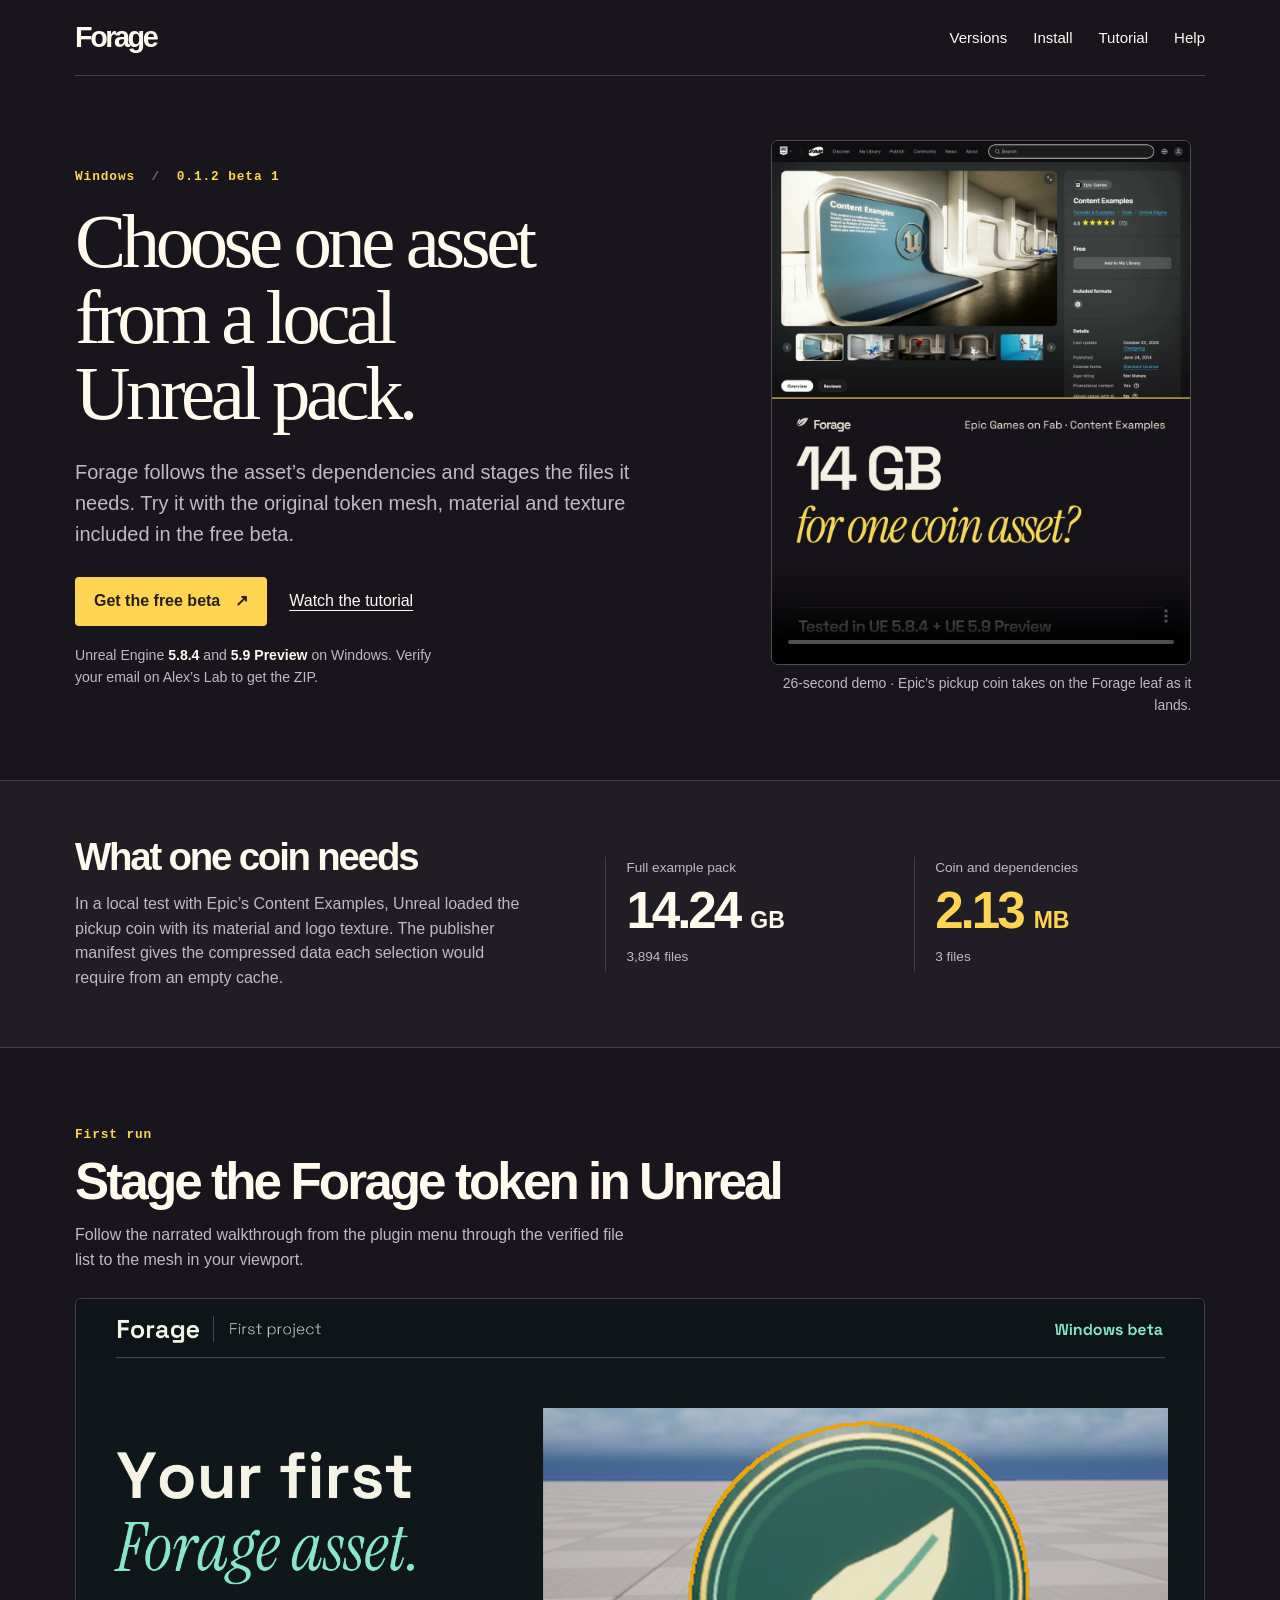
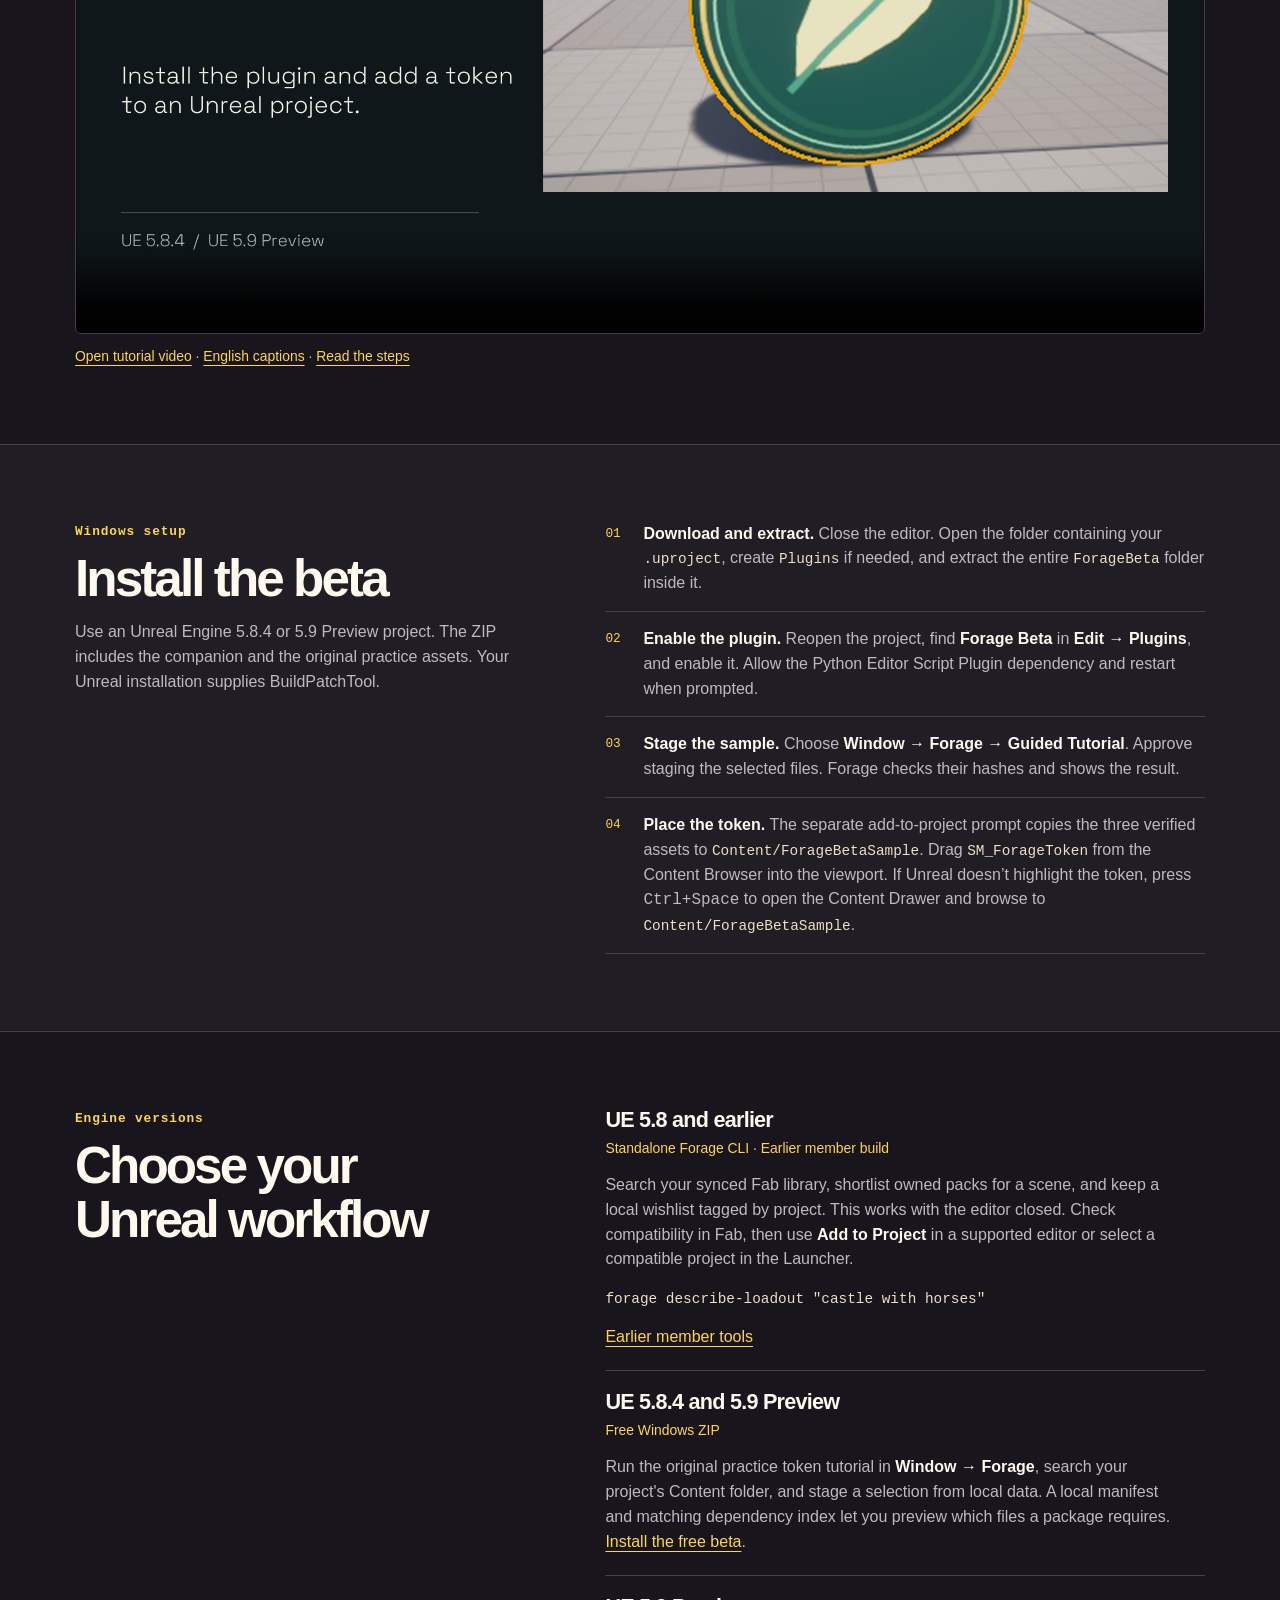
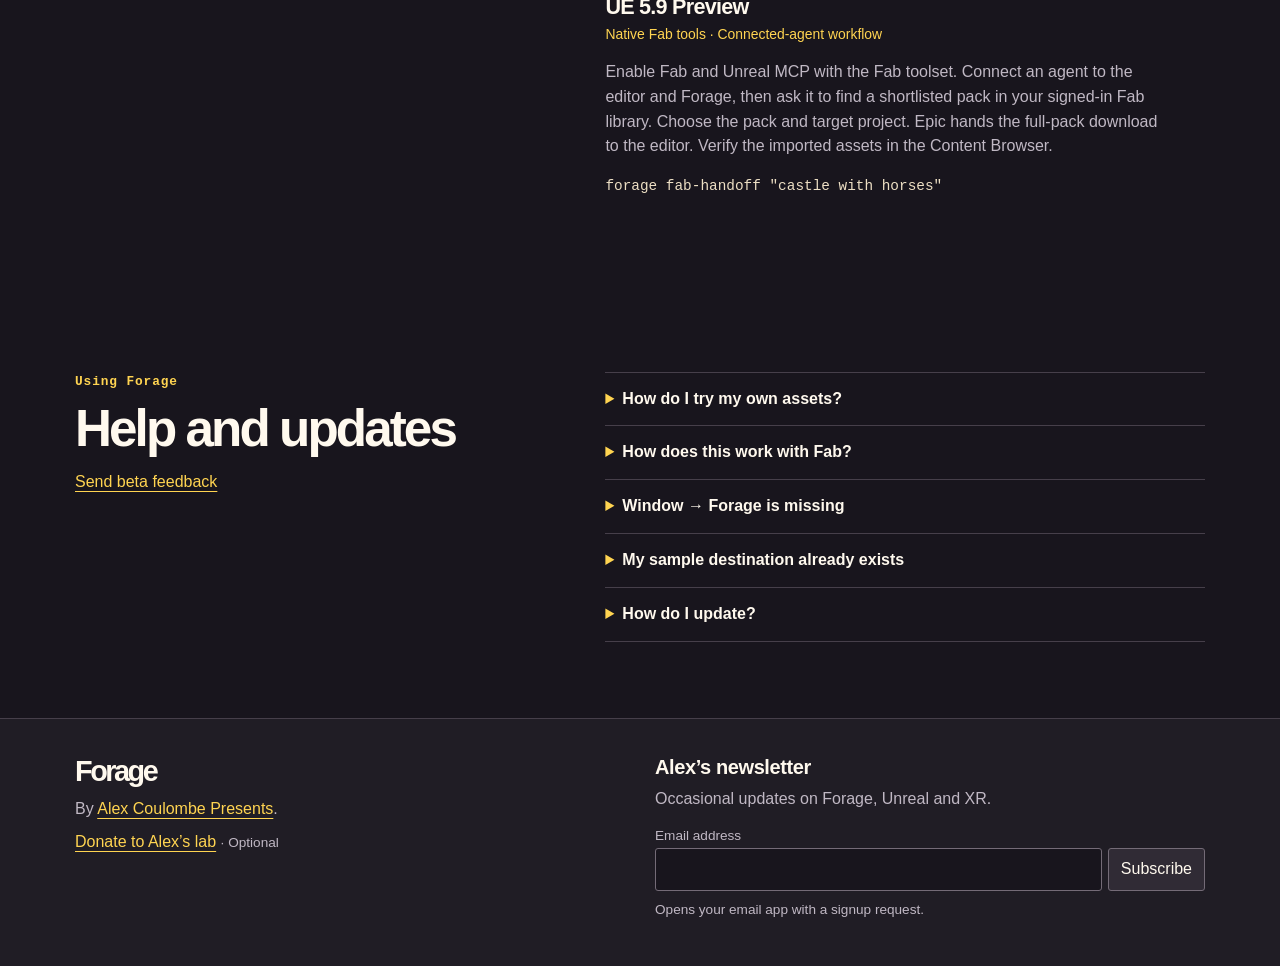
<file: index.html>
<!doctype html>
<html lang="en">
  <head>
    <meta charset="utf-8" />
    <meta name="viewport" content="width=device-width,initial-scale=1" />
    <title>Forage · Free Unreal Engine beta for Windows</title>
    <meta
      name="description"
      content="Stage a local Unreal asset with its dependencies. Try the original Forage token in Unreal Engine 5.8.4 or 5.9 Preview on Windows."
    />
    <meta property="og:title" content="Forage · Free Unreal Engine beta" />
    <meta
      property="og:description"
      content="One mesh, its material and its texture. Try the guided selection in your own Unreal project."
    />
    <meta property="og:image" content="https://ibrews.github.io/forage-site/forage-coin-cover.jpg" />
    <meta property="og:image:alt" content="Forage demo cover: one coin from Epic’s Content Examples" />
    <meta property="og:image:width" content="1080" />
    <meta property="og:image:height" content="1350" />
    <meta property="og:url" content="https://ibrews.github.io/forage-site/" />
    <meta property="og:type" content="website" />
    <meta name="twitter:card" content="summary_large_image" />
    <meta name="twitter:title" content="Forage · Free Unreal Engine beta" />
    <meta name="twitter:description" content="Pick a local Unreal asset. See which files it needs." />
    <meta name="twitter:image" content="https://ibrews.github.io/forage-site/forage-coin-cover.jpg" />
    <link rel="canonical" href="https://ibrews.github.io/forage-site/" />
    <link rel="stylesheet" href="styles.css" />
  </head>
  <body>
    <a class="skip" href="#main">Skip to content</a>
    <header class="mast wrap">
      <a class="wordmark" href="#main">Forage</a>
      <nav aria-label="Main navigation">
        <a href="#versions">Versions</a><a href="#install">Install</a><a href="#tutorial">Tutorial</a
        ><a href="#help">Help</a>
      </nav>
    </header>
    <main id="main">
      <section id="features" class="hero wrap" aria-labelledby="hero-title">
        <div class="hero-copy">
          <p class="release">Windows <span aria-hidden="true">/</span> 0.1.2 beta 1</p>
          <h1 id="hero-title">Choose one asset from a local Unreal pack.</h1>
          <p class="standfirst">
            Forage follows the asset’s dependencies and stages the files it needs. Try it with the original
            token mesh, material and texture included in the free beta.
          </p>
          <div class="actions" id="access">
            <a
              class="button primary"
              id="download"
              href="https://www.alexcoulombepresents.com/lab/forage#download"
              >Get the free beta <span aria-hidden="true">↗</span></a
            ><a class="text-link" href="#tutorial">Watch the tutorial</a>
          </div>
          <p class="platforms">
            Unreal Engine <strong>5.8.4</strong> and <strong>5.9 Preview</strong> on Windows. Verify your
            email on Alex’s Lab to get the ZIP.
          </p>
        </div>
        <figure class="promo">
          <video
            controls
            playsinline
            preload="metadata"
            width="1080"
            height="1350"
            poster="forage-coin-cover.jpg"
            aria-label="Forage demonstration with the pickup coin from Content Examples"
            aria-describedby="promo-caption"
          >
            <source src="forage-coin-demo.mp4" type="video/mp4" />
            <a href="forage-coin-demo.mp4">Open the coin demo MP4</a>
          </video>
          <figcaption id="promo-caption">26-second demo · Epic’s pickup coin takes on the Forage leaf as it lands.</figcaption>
        </figure>
      </section>

      <section class="band proof" aria-labelledby="proof-title">
        <div class="wrap split">
          <div>
            <h2 id="proof-title">What one coin needs</h2>
            <p>
              In a local test with Epic’s Content Examples, Unreal loaded the pickup coin with its material
              and logo texture. The publisher manifest gives the compressed data each selection would require
              from an empty cache.
            </p>
          </div>
          <dl class="comparison">
            <div>
              <dt>Full example pack</dt>
              <dd>14.24 <small>GB</small><span class="unit">3,894 files</span></dd>
            </div>
            <div>
              <dt>Coin and dependencies</dt>
              <dd>2.13 <small>MB</small><span class="unit">3 files</span></dd>
            </div>
          </dl>
        </div>
      </section>

      <section id="tutorial" class="wrap section tutorial" aria-labelledby="tutorial-title">
        <div class="section-head">
          <p class="eyebrow">First run</p>
          <h2 id="tutorial-title">Stage the Forage token in Unreal</h2>
          <p>
            Follow the narrated walkthrough from the plugin menu through the verified file list to the mesh in
            your viewport.
          </p>
        </div>
        <figure>
          <video
            controls
            playsinline
            preload="metadata"
            width="1920"
            height="1080"
            poster="forage-beta-tutorial-poster.jpg"
            aria-label="Forage beta first-run tutorial"
            aria-describedby="tutorial-caption"
          >
            <source src="forage-beta-tutorial.mp4" type="video/mp4" />
            <track kind="captions" srclang="en" label="English" src="forage-beta-tutorial.vtt" default />
            <a href="forage-beta-tutorial.mp4">Open the tutorial MP4</a>
          </video>
          <figcaption id="tutorial-caption">
            <a href="forage-beta-tutorial.mp4">Open tutorial video</a><span aria-hidden="true"> · </span
            ><a href="forage-beta-tutorial.vtt">English captions</a><span aria-hidden="true"> · </span
            ><a href="#install">Read the steps</a>
          </figcaption>
        </figure>
      </section>

      <section class="band" id="install">
        <div class="wrap section split install">
          <div>
            <p class="eyebrow">Windows setup</p>
            <h2>Install the beta</h2>
            <p>
              Use an Unreal Engine 5.8.4 or 5.9 Preview project. The ZIP includes the companion and the
              original practice assets. Your Unreal installation supplies BuildPatchTool.
            </p>
          </div>
          <ol class="steps" id="transcript">
            <li>
              <strong>Download and extract.</strong> Close the editor. Open the folder containing your
              <code>.uproject</code>, create <code>Plugins</code> if needed, and extract the entire
              <code>ForageBeta</code> folder inside it.
            </li>
            <li>
              <strong>Enable the plugin.</strong> Reopen the project, find <strong>Forage Beta</strong> in
              <strong>Edit → Plugins</strong>, and enable it. Allow the Python Editor Script Plugin dependency
              and restart when prompted.
            </li>
            <li>
              <strong>Stage the sample.</strong> Choose <strong>Window → Forage → Guided Tutorial</strong>.
              Approve staging the selected files. Forage checks their hashes and shows the result.
            </li>
            <li>
              <strong>Place the token.</strong> The separate add-to-project prompt copies the three verified
              assets to <code>Content/ForageBetaSample</code>. Drag <code>SM_ForageToken</code> from the
              Content Browser into the viewport. If Unreal doesn’t highlight the token, press
              <kbd>Ctrl+Space</kbd> to open the Content Drawer and browse to
              <code>Content/ForageBetaSample</code>.
            </li>
          </ol>
        </div>
      </section>

      <section class="wrap section split" id="versions" aria-labelledby="versions-title">
        <div>
          <p class="eyebrow">Engine versions</p>
          <h2 id="versions-title">Choose your Unreal workflow</h2>
        </div>
        <div class="engine-workflows">
          <article>
            <h3>UE 5.8 and earlier</h3>
            <p class="channel">Standalone Forage CLI · Earlier member build</p>
            <p>
              Search your synced Fab library, shortlist owned packs for a scene, and keep a local wishlist
              tagged by project. This works with the editor closed. Check compatibility in Fab, then use
              <strong>Add to Project</strong> in a supported editor or select a compatible project in the
              Launcher.
            </p>
            <p><code>forage describe-loadout "castle with horses"</code></p>
            <p><a href="https://www.alexcoulombepresents.com/members/tools">Earlier member tools</a></p>
          </article>
          <article>
            <h3>UE 5.8.4 and 5.9 Preview</h3>
            <p class="channel">Free Windows ZIP</p>
            <p>
              Run the original practice token tutorial in <strong>Window → Forage</strong>, search your
              project's Content folder, and stage a selection from local data. A local manifest and matching
              dependency index let you preview which files a package requires.
              <a href="#install">Install the free beta</a>.
            </p>
          </article>
          <article>
            <h3>UE 5.9 Preview</h3>
            <p class="channel">Native Fab tools · Connected-agent workflow</p>
            <p>
              Enable Fab and Unreal MCP with the Fab toolset. Connect an agent to the editor and Forage, then
              ask it to find a shortlisted pack in your signed-in Fab library. Choose the pack and target
              project. Epic hands the full-pack download to the editor. Verify the imported assets in the
              Content Browser.
            </p>
            <p><code>forage fab-handoff "castle with horses"</code></p>
          </article>
        </div>
      </section>

      <section class="wrap section split" id="help">
        <div>
          <p class="eyebrow">Using Forage</p>
          <h2>Help and updates</h2>
          <p><a href="https://www.alexcoulombepresents.com/lab/forage#feedback">Send beta feedback</a></p>
        </div>
        <div class="questions">
          <details>
            <summary>How do I try my own assets?</summary>
            <p>
              Choose <strong>Window → Forage → Open Dashboard → Your project</strong>. Check the path to your
              <code>.uproject</code>, type part of an asset name and choose <strong>Search project</strong>.
              The result includes a <code>/Game</code> path for the Content Browser. To preview a local
              BuildPatch JSON manifest, open <strong>Preview a package from a local manifest</strong> and
              supply its path. Supply the matching dependency index to include referenced packages. Forage
              reports when coverage is incomplete.
            </p>
          </details>
          <details>
            <summary>How does this work with Fab?</summary>
            <p>
              Selective staging uses local pack data. For a new Fab download, sign into Fab in Unreal and use
              its normal <strong>Add to Project</strong> flow on a compatible owned pack. Fab downloads the
              full pack. The included Forage practice pack works offline without an Epic account.
            </p>
          </details>
          <details>
            <summary>Window → Forage is missing</summary>
            <p>
              Check for <code>YourProject/Plugins/ForageBeta/ForageBeta.uplugin</code>. A second nested
              <code>ForageBeta</code> folder prevents discovery. Enable <strong>Forage Beta</strong> and
              <strong>Python Editor Script Plugin</strong>, then restart Unreal. Use a clean test project if
              you have an older Forage plugin installed.
            </p>
          </details>
          <details>
            <summary>My sample destination already exists</summary>
            <p>
              Forage preserves conflicting files. Open a clean test project or back up and move the existing
              <code>Content/ForageBetaSample</code> folder before retrying. Dashboard staging writes to
              <code>Saved/ForageBeta</code> inside an open project; the native tutorial asks separately before
              adding files to Content.
            </p>
          </details>
          <details id="updates">
            <summary>How do I update?</summary>
            <p>
              Use <strong>Window → Forage → Check for Updates</strong> or the dashboard footer. You can opt
              into checks when Forage opens. Review the
              <a href="https://www.alexcoulombepresents.com/lab/forage#updates">beta release notes</a>, close
              Unreal, then replace the plugin folder using the new ZIP from the
              <a href="https://www.alexcoulombepresents.com/lab/forage#download">verified download page</a>.
            </p>
          </details>
        </div>
      </section>
    </main>
    <footer class="band">
      <div class="wrap foot">
        <div>
          <a class="wordmark" href="#main">Forage</a>
          <p>By <a href="https://www.alexcoulombepresents.com">Alex Coulombe Presents</a>.</p>
          <p>
            <a href="https://www.alexcoulombepresents.com/support">Donate to Alex’s lab</a>
            <span class="muted">· Optional</span>
          </p>
        </div>
        <div id="newsletter">
          <h2>Alex’s newsletter</h2>
          <p>Occasional updates on Forage, Unreal and XR.</p>
          <form
            class="signup"
            action="mailto:info@alexcoulombepresents.com"
            method="post"
            enctype="text/plain"
            data-list="newsletter"
            data-mailto="info@alexcoulombepresents.com"
            data-subject="ibrews newsletter — sign me up"
          >
            <label for="newsletter-email">Email address</label>
            <div class="signup-row">
              <input id="newsletter-email" type="email" name="email" required autocomplete="email" /><button
                type="submit"
              >
                Subscribe
              </button>
            </div>
          </form>
          <p class="helper" data-role="note">Opens your email app with a signup request.</p>
        </div>
      </div>
    </footer>
    <script src="app.js"></script>
  </body>
</html>
</file>
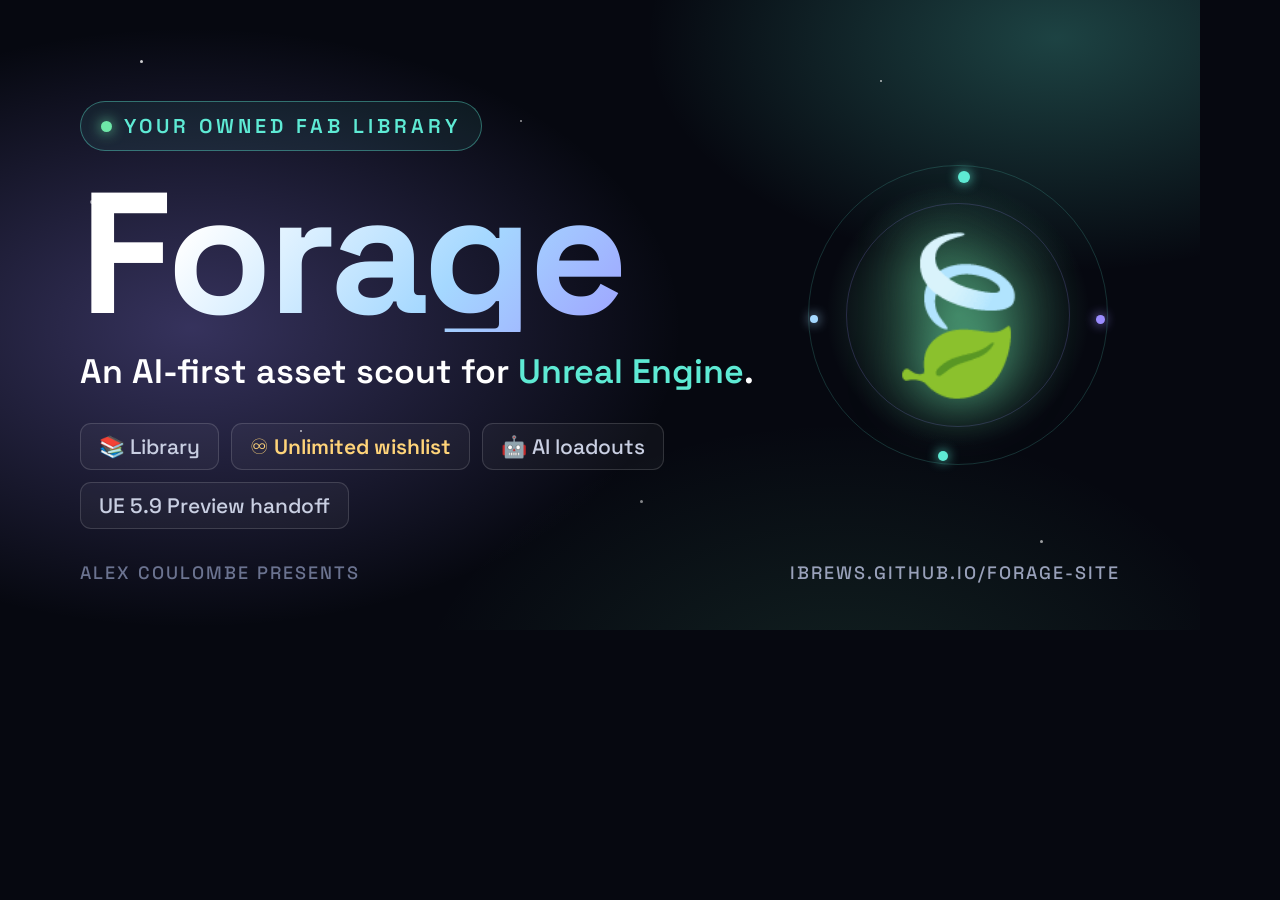
<file: social.html>
<!DOCTYPE html>
<html lang="en">
<head>
<meta charset="UTF-8" />
<link rel="preconnect" href="https://fonts.googleapis.com" />
<link rel="preconnect" href="https://fonts.gstatic.com" crossorigin />
<link href="https://fonts.googleapis.com/css2?family=Space+Grotesk:wght@400;500;600;700&display=swap" rel="stylesheet" />
<style>
  * { margin: 0; padding: 0; box-sizing: border-box; }
  html, body { width: 1200px; height: 630px; overflow: hidden; }
  body {
    font-family: "Space Grotesk", system-ui, sans-serif;
    background: #060810;
    color: #eef1f8;
    position: relative;
  }
  .bg {
    position: absolute; inset: 0;
    background:
      radial-gradient(60% 70% at 16% 52%, rgba(155,140,255,0.32), transparent 68%),
      radial-gradient(55% 60% at 88% 6%,  rgba(94,234,212,0.26), transparent 62%),
      radial-gradient(60% 80% at 70% 115%, rgba(110,231,168,0.12), transparent 60%);
  }
  /* scattered stars */
  .star { position: absolute; border-radius: 50%; background: #fff; }
  .content {
    position: absolute; inset: 0;
    display: flex; align-items: center; justify-content: space-between;
    padding: 72px 80px;
  }
  .left { max-width: 720px; }
  .tag {
    display: inline-flex; align-items: center; gap: 12px;
    font-size: 20px; font-weight: 600; letter-spacing: 4px; text-transform: uppercase;
    color: #5eead4;
    border: 1px solid rgba(94,234,212,0.4);
    background: rgba(94,234,212,0.07);
    padding: 11px 20px; border-radius: 100px;
  }
  .tag .dot { width: 11px; height: 11px; border-radius: 50%; background: #6ee7a8; box-shadow: 0 0 14px #6ee7a8; }
  .title {
    font-size: 172px; font-weight: 700; line-height: 0.9; letter-spacing: -4px;
    margin: 26px 0 0;
    background: linear-gradient(130deg, #fff 18%, #a5d8ff 55%, #9b8cff 92%);
    -webkit-background-clip: text; background-clip: text; -webkit-text-fill-color: transparent;
  }
  .tagline { font-size: 34px; font-weight: 600; margin-top: 18px; color: #fff; }
  .tagline em { color: #5eead4; font-style: normal; }
  .chips { margin-top: 30px; display: flex; flex-wrap: wrap; gap: 12px; max-width: 700px; }
  .chip {
    font-size: 21px; font-weight: 500; color: #c9cfe2;
    border: 1px solid rgba(255,255,255,0.14);
    background: rgba(255,255,255,0.04);
    padding: 9px 18px; border-radius: 11px;
  }
  .chip b { color: #ffd479; font-weight: 600; }
  /* right graphic: glowing leaf + constellation */
  .right { position: relative; width: 300px; height: 300px; flex: 0 0 auto; margin-right: 12px; }
  .orbit {
    position: absolute; inset: 0; border-radius: 50%;
    border: 1px solid rgba(94,234,212,0.18);
  }
  .orbit.two { inset: 38px; border-color: rgba(155,140,255,0.2); }
  .glow {
    position: absolute; inset: 0; border-radius: 50%;
    background: radial-gradient(circle, rgba(110,231,168,0.35), transparent 62%);
  }
  .leaf {
    position: absolute; inset: 0;
    display: grid; place-items: center;
    font-size: 150px;
    filter: drop-shadow(0 0 28px rgba(110,231,168,0.7));
  }
  .cdot { position: absolute; border-radius: 50%; background: #5eead4; box-shadow: 0 0 12px #5eead4; }
  .footer {
    position: absolute; left: 80px; right: 80px; bottom: 46px;
    display: flex; justify-content: space-between; align-items: center;
    font-size: 18px; letter-spacing: 2px; text-transform: uppercase; color: #6b7390; font-weight: 500;
  }
  .footer .r { color: #99a1ba; }
</style>
</head>
<body>
  <div class="bg"></div>

  <!-- a sprinkle of stars -->
  <div class="star" style="width:3px;height:3px;top:60px;left:140px;opacity:.8"></div>
  <div class="star" style="width:2px;height:2px;top:120px;left:520px;opacity:.6"></div>
  <div class="star" style="width:4px;height:4px;top:200px;left:90px;opacity:.5"></div>
  <div class="star" style="width:2px;height:2px;top:430px;left:300px;opacity:.7"></div>
  <div class="star" style="width:3px;height:3px;top:500px;left:640px;opacity:.5"></div>
  <div class="star" style="width:2px;height:2px;top:80px;left:880px;opacity:.7"></div>
  <div class="star" style="width:3px;height:3px;top:540px;left:1040px;opacity:.6"></div>

  <div class="content">
    <div class="left">
      <span class="tag"><span class="dot"></span> Your owned Fab library</span>
      <h1 class="title">Forage</h1>
      <p class="tagline">An AI-first asset scout for <em>Unreal Engine</em>.</p>
      <div class="chips">
        <span class="chip">📚 Library</span>
        <span class="chip"><b>♾️ Unlimited wishlist</b></span>
        <span class="chip">🤖 AI loadouts</span>
        <span class="chip">UE 5.9 Preview handoff</span>
      </div>
    </div>

    <div class="right">
      <div class="glow"></div>
      <div class="orbit"></div>
      <div class="orbit two"></div>
      <div class="leaf">🍃</div>
      <div class="cdot" style="width:12px;height:12px;top:6px;left:150px"></div>
      <div class="cdot" style="width:9px;height:9px;top:150px;left:288px;background:#9b8cff;box-shadow:0 0 12px #9b8cff"></div>
      <div class="cdot" style="width:10px;height:10px;top:286px;left:130px"></div>
      <div class="cdot" style="width:8px;height:8px;top:150px;left:2px;background:#a5d8ff;box-shadow:0 0 12px #a5d8ff"></div>
    </div>
  </div>

  <div class="footer">
    <span>Alex Coulombe Presents</span>
    <span class="r">ibrews.github.io/forage-site</span>
  </div>
</body>
</html>
</file>
<file: styles.css>
:root {
  color-scheme: dark;
  --paper: #18151d;
  --panel: #201d25;
  --ink: #fff9ee;
  --muted: #c0b8c4;
  --line: #463f4a;
  --gold: #ffd451;
  --max: 1130px;
  font-family: "Space Grotesk", Inter, "Segoe UI", Arial, sans-serif;
  font-size: 16px;
  line-height: 1.55;
}
* {
  box-sizing: border-box;
}
body {
  margin: 0;
  background: var(--paper);
  color: var(--ink);
  -webkit-font-smoothing: antialiased;
}
a {
  color: var(--gold);
  text-decoration-thickness: 1px;
  text-underline-offset: 4px;
}
a:hover {
  text-decoration-thickness: 2px;
}
:focus-visible {
  outline: 3px solid var(--gold);
  outline-offset: 4px;
}
p,
figure,
dl,
ol {
  margin: 0;
}
.wrap {
  width: min(calc(100% - 72px), var(--max));
  margin-inline: auto;
}
.skip {
  position: fixed;
  top: 6px;
  left: 12px;
  z-index: 5;
  background: var(--paper);
  padding: 0.65rem;
  transform: translateY(-150%);
}
.skip:focus {
  transform: none;
}
.mast {
  display: flex;
  justify-content: space-between;
  align-items: center;
  min-height: 76px;
  border-bottom: 1px solid var(--line);
}
.wordmark {
  font-size: 1.8rem;
  font-weight: 740;
  letter-spacing: -0.085em;
  color: var(--ink);
  text-decoration: none;
  line-height: 1;
}
.mast nav {
  display: flex;
  align-items: center;
  gap: 26px;
}
.mast nav a {
  color: var(--ink);
  font-size: 0.94rem;
  text-decoration: none;
}
.mast nav a:hover {
  text-decoration: underline;
}
.hero {
  display: grid;
  grid-template-columns: minmax(0, 1.22fr) minmax(0, 0.9fr);
  align-items: center;
  gap: clamp(28px, 6vw, 95px);
  padding-block: clamp(36px, 5vw, 76px);
}
.release,
.eyebrow {
  font:
    600 0.8rem/1.5 ui-monospace,
    Consolas,
    monospace;
  letter-spacing: 0.07em;
  color: var(--gold);
  margin: 0 0 18px;
}
.release span {
  color: #766d79;
  padding: 0 8px;
}
h1,
h2,
h3 {
  margin: 0;
  line-height: 1.06;
  text-wrap: balance;
}
h1 {
  max-width: 14ch;
  font:
    500 clamp(3.25rem, 6vw, 5.2rem)/0.99 Georgia,
    "Times New Roman",
    serif;
  letter-spacing: -0.058em;
}
h2 {
  font-size: clamp(2.05rem, 4vw, 3.25rem);
  letter-spacing: -0.057em;
  font-weight: 620;
}
.hero-copy .standfirst {
  font-size: clamp(1.02rem, 1.6vw, 1.25rem);
  line-height: 1.55;
  color: var(--muted);
  max-width: 50ch;
  margin: 25px 0 27px;
}
.actions {
  display: flex;
  align-items: center;
  gap: 22px;
  flex-wrap: wrap;
}
.button {
  padding: 12px 19px;
  border-radius: 4px;
  display: inline-flex;
  align-items: center;
  gap: 15px;
  text-decoration: none;
  font-weight: 700;
}
.button.primary {
  background: var(--gold);
  color: #272018;
}
.button.primary:hover {
  background: #ffe389;
}
.text-link {
  color: var(--ink);
}
.platforms {
  color: var(--muted);
  font-size: 0.88rem;
  margin-top: 19px;
  max-width: 48ch;
}
.platforms strong {
  color: var(--ink);
  font-weight: 620;
}
video {
  display: block;
  width: 100%;
  height: auto;
  object-fit: contain;
  background: #100d13;
}
.promo {
  max-width: 420px;
  justify-self: center;
  width: 100%;
}
.promo video {
  aspect-ratio: 4/5;
  border: 1px solid #544a51;
  border-radius: 7px;
}
figcaption {
  margin-top: 8px;
  font-size: 0.87rem;
  color: var(--muted);
}
.promo figcaption {
  text-align: right;
}
.band {
  background: var(--panel);
  border-block: 1px solid var(--line);
}
.split {
  display: grid;
  grid-template-columns: minmax(0, 0.87fr) minmax(0, 1.15fr);
  gap: clamp(25px, 6vw, 82px);
}
.proof .wrap {
  padding-block: clamp(32px, 5vw, 56px);
  align-items: center;
}
.proof h2 {
  font-size: clamp(1.7rem, 3vw, 2.45rem);
}
.split p,
.section-head p {
  color: var(--muted);
  margin-top: 14px;
  max-width: 64ch;
}
.split .eyebrow,
.section-head .eyebrow {
  margin: 0 0 11px;
  color: var(--gold);
}
.comparison {
  display: grid;
  grid-template-columns: 1fr 1fr;
  gap: 18px;
}
.comparison > div {
  border-left: 1px solid var(--line);
  padding-left: 20px;
}
.comparison dt {
  font-size: 0.85rem;
  color: var(--muted);
}
.comparison dd {
  margin: 0.3rem 0;
  font-size: clamp(2.1rem, 4vw, 3.2rem);
  font-weight: 650;
  line-height: 1.12;
  letter-spacing: -0.06em;
  font-variant-numeric: tabular-nums;
}
.comparison dd small {
  font-size: 0.45em;
  letter-spacing: 0;
}
.comparison > div:last-child dd {
  color: var(--gold);
}
.comparison .unit {
  display: block;
  margin-top: 6px;
  color: var(--muted);
  font-size: 0.85rem;
  line-height: 1.55;
  font-weight: 400;
  letter-spacing: 0;
}
.section {
  padding-block: clamp(42px, 6vw, 78px);
  scroll-margin-top: 20px;
}
.section-head {
  margin: 0 0 25px;
}
.tutorial video {
  aspect-ratio: 16/9;
  border: 1px solid var(--line);
  border-radius: 6px;
}
.tutorial figcaption {
  margin-top: 12px;
}
.steps {
  list-style: none;
  counter-reset: steps;
  padding: 0;
}
.steps li {
  position: relative;
  counter-increment: steps;
  padding: 15px 0 15px 38px;
  border-bottom: 1px solid var(--line);
  color: var(--muted);
}
.steps li:first-child {
  padding-top: 0;
}
.steps li:before {
  content: counter(steps, decimal-leading-zero);
  position: absolute;
  left: 0;
  color: var(--gold);
  font:
    500 0.8rem/1.9 ui-monospace,
    Consolas,
    monospace;
}
strong {
  color: var(--ink);
  font-weight: 650;
}
code {
  color: #eddfc4;
  font-family: ui-monospace, Consolas, monospace;
  font-size: 0.9em;
  overflow-wrap: anywhere;
}
.questions details {
  border-top: 1px solid var(--line);
  padding: 14px 0;
}
.engine-workflows article {
  padding: 20px 0;
  border-top: 1px solid var(--line);
}
.engine-workflows article:first-child {
  padding-top: 0;
  border-top: 0;
}
.engine-workflows h3 {
  font-size: 1.35rem;
  letter-spacing: -0.035em;
}
.engine-workflows .channel {
  margin-top: 6px;
  color: var(--gold);
  font-size: 0.87rem;
}
.questions details:last-child {
  border-bottom: 1px solid var(--line);
}
summary {
  cursor: pointer;
  font-weight: 620;
}
summary::marker {
  color: var(--gold);
}
.questions details p {
  padding: 0 0 2px 17px;
}
.foot {
  display: grid;
  grid-template-columns: 1fr 1fr;
  gap: 30px;
  padding-block: 38px;
}
.foot h2 {
  font-size: 1.25rem;
  letter-spacing: -0.02em;
}
.foot p {
  margin: 8px 0;
  color: var(--muted);
}
.foot form {
  margin-top: 12px;
}
.signup label,
.helper,
.muted {
  font-size: 0.85rem;
  color: var(--muted);
}
.signup-row {
  display: flex;
  gap: 6px;
}
.signup input,
.signup button {
  border: 1px solid #746b77;
  padding: 8px 12px;
  border-radius: 3px;
  background: var(--paper);
  color: var(--ink);
  font: inherit;
  min-width: 0;
}
.signup input {
  flex: 1;
}
.signup button {
  cursor: pointer;
  background: #302b35;
}
.signup button:hover {
  border-color: var(--gold);
}
@media (max-width: 760px) {
  .wrap {
    width: calc(100% - 36px);
  }
  .mast {
    min-height: 62px;
  }
  .mast nav {
    gap: 15px;
  }
  .hero,
  .split,
  .foot {
    grid-template-columns: 1fr;
  }
  .hero {
    gap: 29px;
    padding-top: 36px;
  }
  .hero h1 {
    max-width: 17ch;
  }
  .hero-copy .standfirst {
    margin: 18px 0;
  }
  .promo {
    max-width: min(410px, 100%);
  }
  .proof .wrap {
    gap: 22px;
  }
  .comparison > div {
    padding-left: 12px;
  }
  .split {
    gap: 24px;
  }
  .foot {
    gap: 25px;
  }
  .foot .signup-row {
    max-width: 430px;
  }
}
@media (max-width: 380px) {
  .mast nav {
    gap: 9px;
  }
  .wrap {
    width: calc(100% - 28px);
  }
  .actions {
    gap: 14px;
  }
  .comparison {
    gap: 8px;
  }
  .comparison dt {
    font-size: 0.8rem;
  }
  h1 {
    font-size: 2.9rem;
  }
}
</file>
